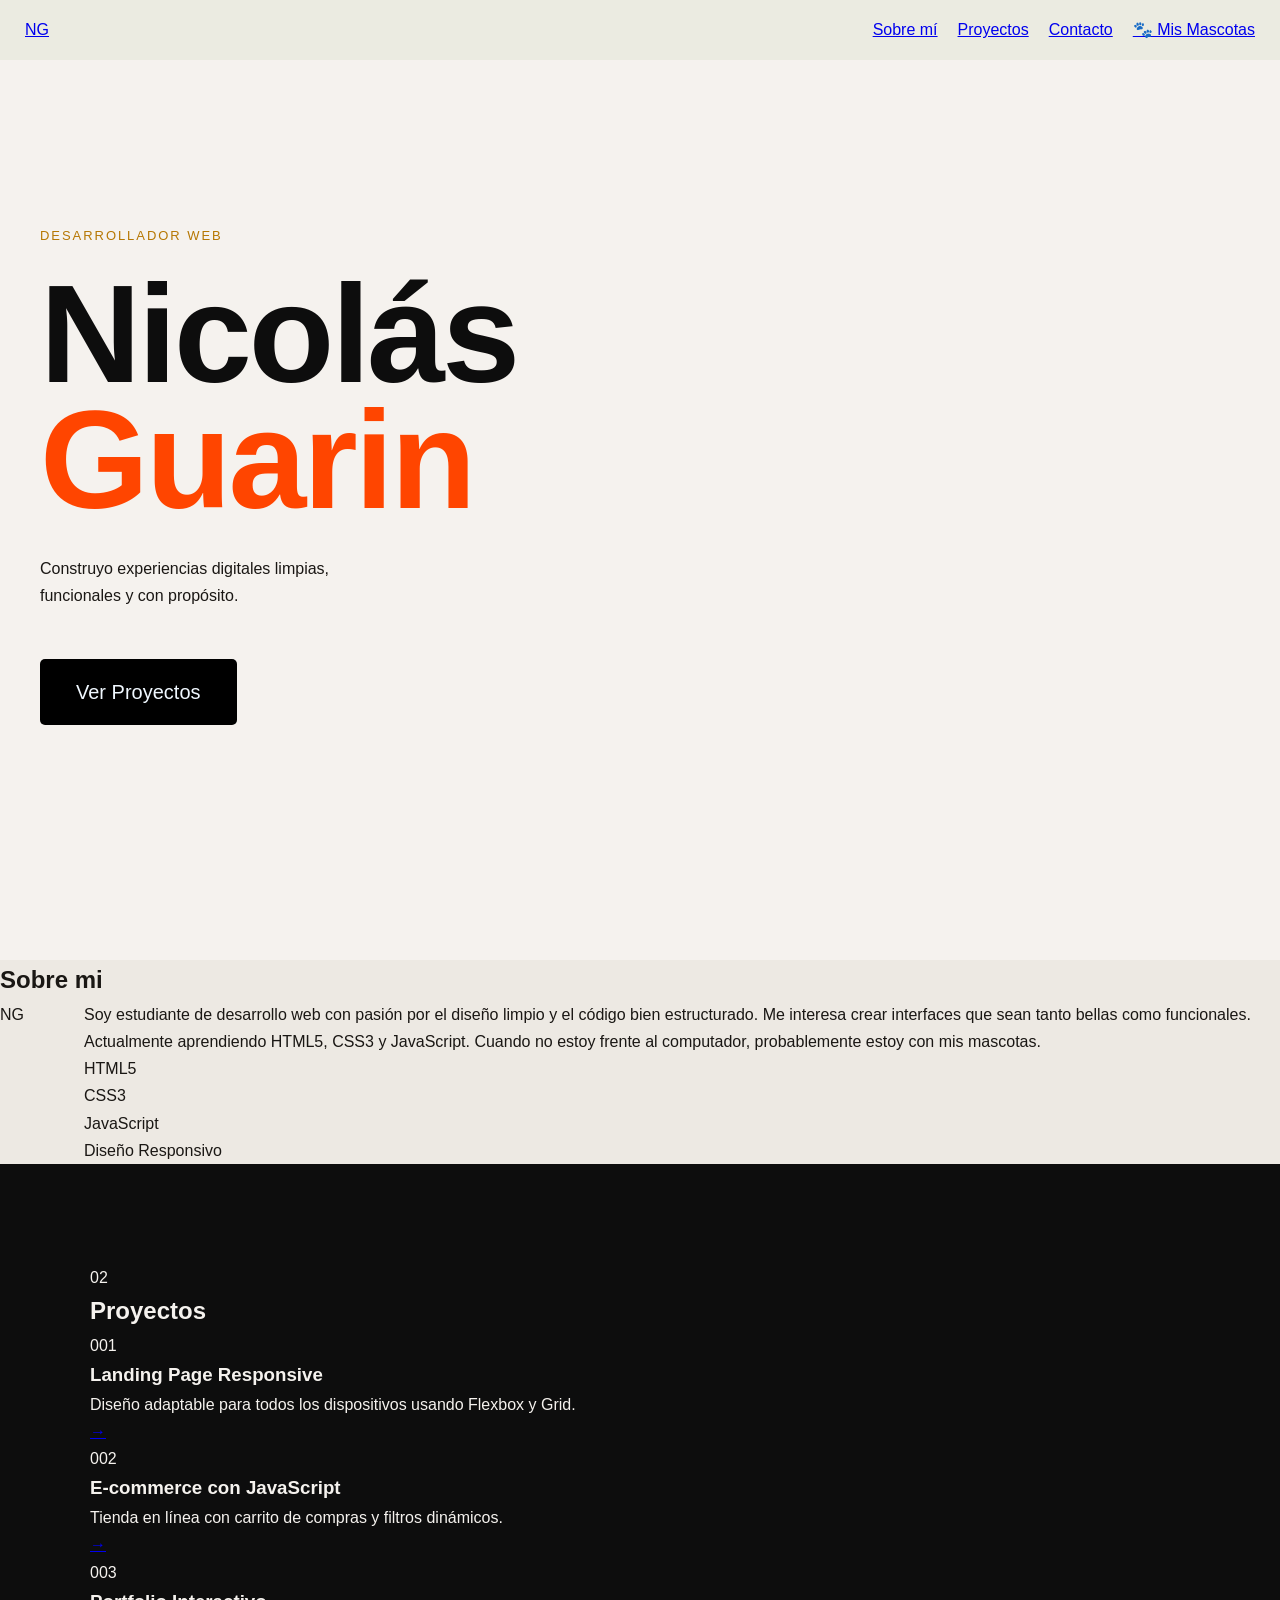
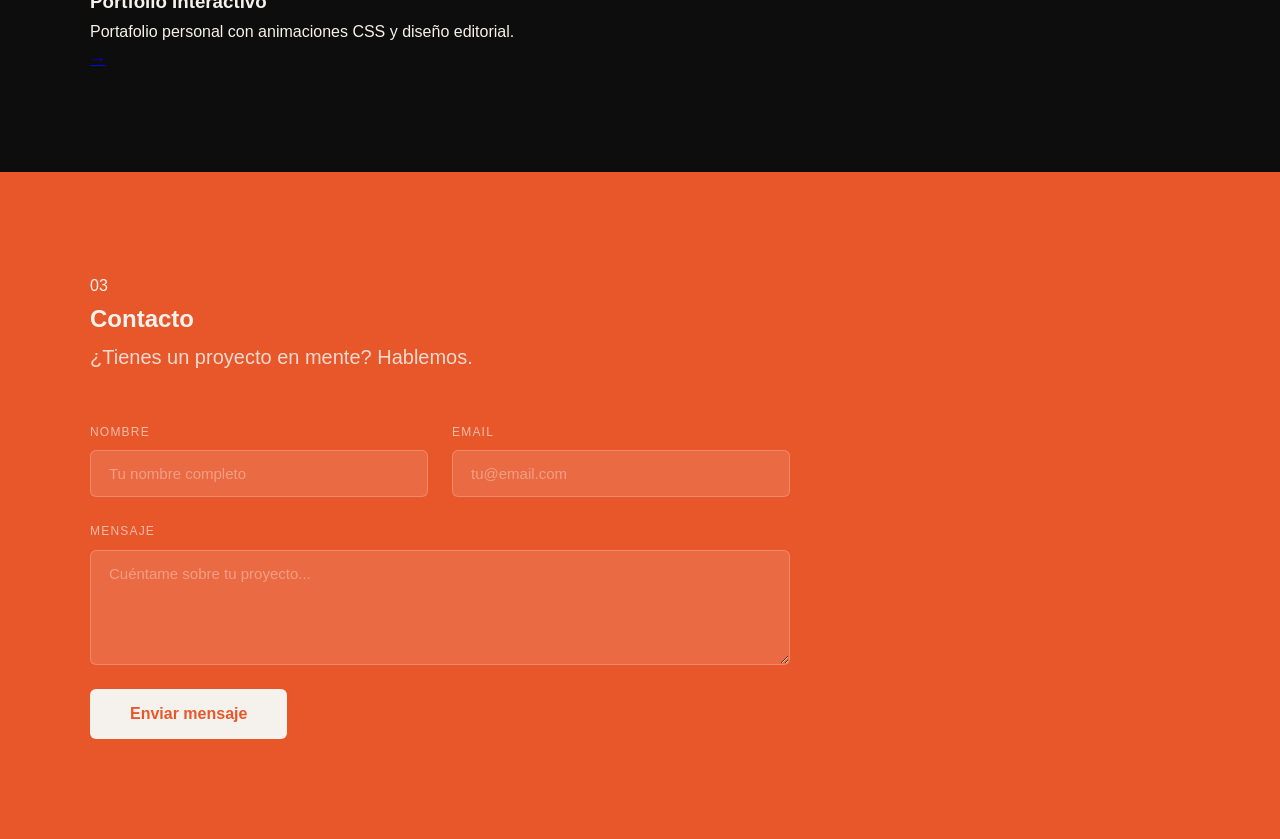
<file: index.html>
<!doctype html>
<html lang="en">
  <head>
    <meta charset="UTF-8" />
    <meta
      name="viewport"
      content="width=device-width, initial-scale=1.0"
    />
    <link
      rel="stylesheet"
      href="styles/style.css"
    />
    <title>Nicolas Guarin Portafolio.</title>
  </head>

  <body>
    <header class="encabezado">
      <!-- NAV PROYECTOS -->
      <nav class="navegacion">
        <div class="logo-nav"><a href="#index.html">NG</a></div>
        <div class="nav-menu">
          <a href="#sobre-mi">Sobre mí</a>
          <a href="#proyectos">Proyectos</a>
          <a href="#contacto">Contacto</a>
          <a href="mascotas.html">🐾 Mis Mascotas</a>
        </div>
      </nav>
    </header>

    <section id="hero">
      <h6 class="tlt-rol">DESARROLLADOR WEB</h6>
      <h1 class="tlt-name">Nicolás<br /><span>Guarin</span></h1>
      <p>
        Construyo experiencias digitales limpias, <br />
        funcionales y con propósito.
      </p>
      <div class="btn-hero">Ver Proyectos</div>
    </section>

    <section id="sobre_mi">
      <h2 class="tlt-sobre_mi">Sobre mi</h2>
      <div class="sobre-mi__grid">
        <div class="mini-logo">NG</div>
        <div class="sobre-mi-container-text">
          <p>
            Soy estudiante de desarrollo web con pasión por el diseño limpio y
            el código bien estructurado. Me interesa crear interfaces que sean
            tanto bellas como funcionales.
          </p>
          <p>
            Actualmente aprendiendo HTML5, CSS3 y JavaScript. Cuando no estoy
            frente al computador, probablemente estoy con mis mascotas.
          </p>

          <ul class="labels">
            <li>HTML5</li>
            <li>CSS3</li>
            <li>JavaScript</li>
            <li>Diseño Responsivo</li>
          </ul>
        </div>
      </div>
    </section>

    <!-- SECCIÓN PROYECTOS -->
    <section
      id="proyectos"
      class="seccion seccion--oscura"
    >
      <div class="seccion__contenido">
        <span class="seccion__numero">02</span>
        <h2 class="seccion__titulo">Proyectos</h2>
        <ul class="proyectos__lista">
          <li class="proyecto__item">
            <div class="proyecto__num">001</div>
            <div class="proyecto__info">
              <h3>Landing Page Responsive</h3>
              <p>
                Diseño adaptable para todos los dispositivos usando Flexbox y
                Grid.
              </p>
            </div>
            <a
              href="#"
              class="proyecto__link"
              aria-label="Ver Landing Page Responsive"
              >→</a
            >
          </li>
          <li class="proyecto__item">
            <div class="proyecto__num">002</div>
            <div class="proyecto__info">
              <h3>E-commerce con JavaScript</h3>
              <p>Tienda en línea con carrito de compras y filtros dinámicos.</p>
            </div>
            <a
              href="#"
              class="proyecto__link"
              aria-label="Ver E-commerce"
              >→</a
            >
          </li>
          <li class="proyecto__item">
            <div class="proyecto__num">003</div>
            <div class="proyecto__info">
              <h3>Portfolio Interactivo</h3>
              <p>Portafolio personal con animaciones CSS y diseño editorial.</p>
            </div>
            <a
              href="#"
              class="proyecto__link"
              aria-label="Ver Portfolio"
              >→</a
            >
          </li>
        </ul>
      </div>
    </section>

    <!-- SECCIÓN CONTACTO -->
    <section
      id="contacto"
      class="seccion seccion--acento"
    >
      <div class="seccion__contenido">
        <span class="seccion__numero">03</span>
        <h2 class="seccion__titulo">Contacto</h2>
        <p class="contacto__intro">¿Tienes un proyecto en mente? Hablemos.</p>
        <form
          class="formulario"
          novalidate
        >
          <div class="formulario__grupo">
            <label for="nombre">Nombre</label>
            <input
              type="text"
              id="nombre"
              name="nombre"
              placeholder="Tu nombre completo"
              required
            />
          </div>
          <div class="formulario__grupo">
            <label for="email">Email</label>
            <input
              type="email"
              id="email"
              name="email"
              placeholder="tu@email.com"
              required
            />
          </div>
          <div class="formulario__grupo">
            <label for="mensaje">Mensaje</label>
            <textarea
              id="mensaje"
              name="mensaje"
              rows="5"
              placeholder="Cuéntame sobre tu proyecto..."
            ></textarea>
          </div>
          <button
            type="submit"
            class="btn-enviar"
          >
            Enviar mensaje
          </button>
        </form>
      </div>
    </section>
  </body>
</html>
</file>
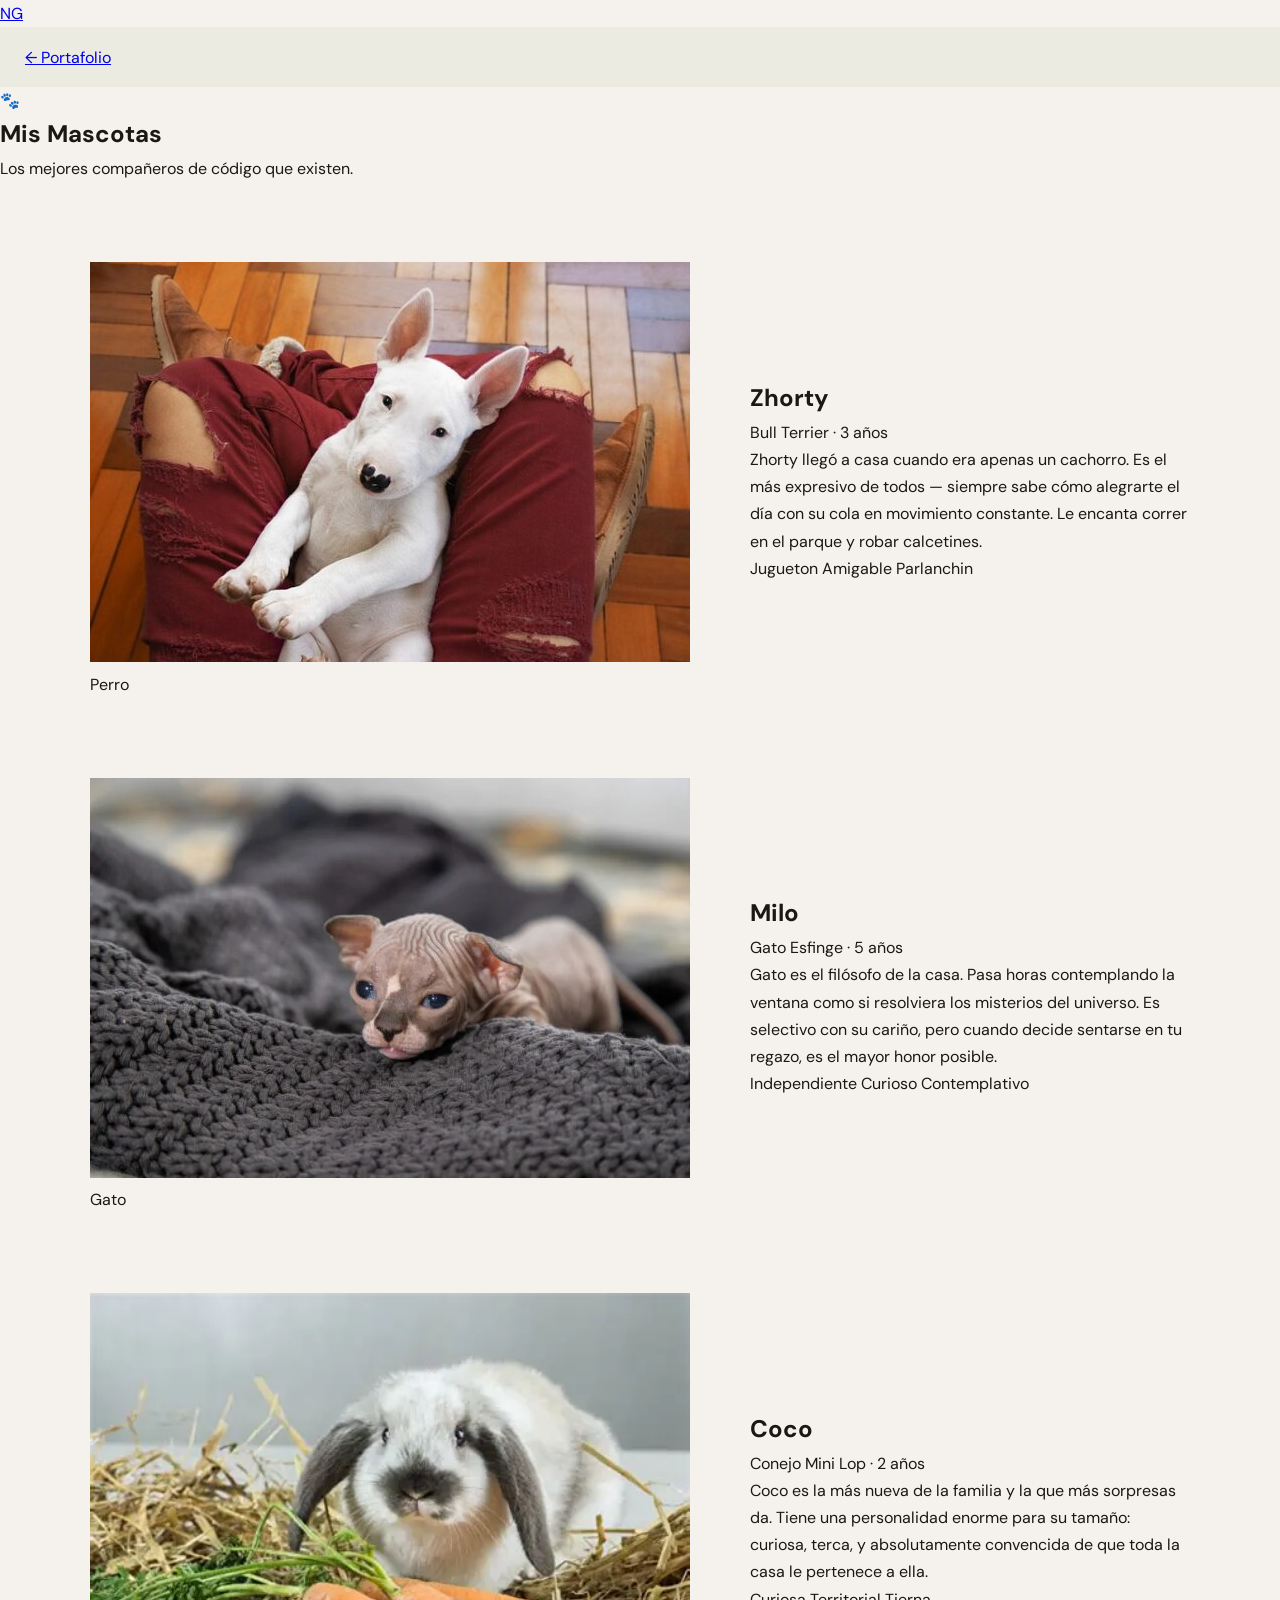
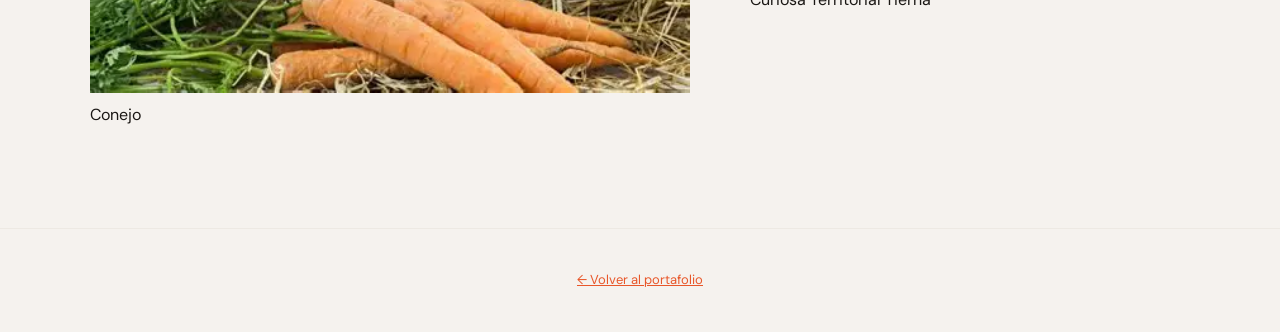
<file: mascotas.html>
<!doctype html>
<html lang="es">
  <head>
    <meta charset="UTF-8" />
    <meta
      name="viewport"
      content="width=device-width, initial-scale=1.0"
    />
    <title>Mis Mascotas — Nicolás Guarin</title>
    <link
      rel="stylesheet"
      href="styles/style.css"
    />
    <link
      rel="preconnect"
      href="https://fonts.googleapis.com"
    />
    <link
      href="https://fonts.googleapis.com/css2?family=Syne:wght@400;700;800&family=DM+Sans:ital,wght@0,300;0,400;1,300&display=swap"
      rel="stylesheet"
    />
  </head>
  <body class="pagina-mascotas">
    <!-- ===== HEADER ===== -->
    <header class="encabezado">
      <div class="encabezado__inner">
        <div class="encabezado__logo"><a href="index.html">NG</a></div>
        <nav class="navegacion">
          <a href="index.html">← Portafolio</a>
        </nav>
      </div>
    </header>

    <!-- hero mascotas -->
    <section class="mascotas__hero">
      <span
        class="mascotas__emoji"
        aria-hidden="true"
        >🐾</span
      >
      <h1>Mis Mascotas</h1>
      <p>Los mejores compañeros de código que existen.</p>
    </section>

    <main>
      <!-- galeria -->
      <section class="galeria">
        <div class="galeria__contenido">
          <article class="mascota__tarjeta">
            <div class="mascota__imagen-wrapper">
              <img
                src="images/doogy.jpg"
                alt="Zhorty, un bull terrier muy fachero."
                class="mascota__imagen1"
                loading="lazy"
              />
              <span class="mascota__tipo">Perro</span>
            </div>
            <div class="mascota__info">
              <h2>Zhorty</h2>
              <p class="mascota__raza">Bull Terrier · 3 años</p>
              <p>
                Zhorty llegó a casa cuando era apenas un cachorro. Es el más
                expresivo de todos — siempre sabe cómo alegrarte el día con su
                cola en movimiento constante. Le encanta correr en el parque y
                robar calcetines.
              </p>
              <div class="mascota__tags">
                <span>Jugueton</span>
                <span>Amigable</span>
                <span>Parlanchin</span>
              </div>
            </div>
          </article>

          <article class="mascota__tarjeta mascota__tarjeta--invertida">
            <div class="mascota__imagen-wrapper">
              <img
                src="images/gato.webp"
                class="mascota__imagen"
                loading="lazy"
              />
              <span class="mascota__tipo">Gato</span>
            </div>
            <div class="mascota__info">
              <h2>Milo</h2>
              <p class="mascota__raza">Gato Esfinge · 5 años</p>
              <p>
                Gato es el filósofo de la casa. Pasa horas contemplando la
                ventana como si resolviera los misterios del universo. Es
                selectivo con su cariño, pero cuando decide sentarse en tu
                regazo, es el mayor honor posible.
              </p>
              <div class="mascota__tags">
                <span>Independiente</span>
                <span>Curioso</span>
                <span>Contemplativo</span>
              </div>
            </div>
          </article>

          <article class="mascota__tarjeta">
            <div class="mascota__imagen-wrapper">
              <img
                src="images/rabbit.webp"
                alt="Coco, un conejo blanco con manchas grises comiendo hierba"
                class="mascota__imagen"
                loading="lazy"
              />
              <span class="mascota__tipo">Conejo</span>
            </div>
            <div class="mascota__info">
              <h2>Coco</h2>
              <p class="mascota__raza">Conejo Mini Lop · 2 años</p>
              <p>
                Coco es la más nueva de la familia y la que más sorpresas da.
                Tiene una personalidad enorme para su tamaño: curiosa, terca, y
                absolutamente convencida de que toda la casa le pertenece a
                ella.
              </p>
              <div class="mascota__tags">
                <span>Curiosa</span>
                <span>Territorial</span>
                <span>Tierna</span>
              </div>
            </div>
          </article>
        </div>
      </section>
    </main>

    <!-- footer -->
    <footer class="pie">
      <p>
        <a
          href="index.html"
          class="pie__volver"
          >← Volver al portafolio</a
        >
      </p>
    </footer>
  </body>
</html>
</file>
<file: styles/style.css>
*,
*::before,
*::after {
  box-sizing: border-box;
  margin: 0;
  padding: 0;
}

:root {
  /* Colores */
  --negro: #0d0d0d;
  --blanco: #f5f2ee;
  --acento: #e8572a;
  --acento2: #f5a623;
  --gris-claro: #ede9e3;
  --gris-mid: #a09990;
  --texto: #1a1714;

  /* Tipografía */
  --fuente-titulo: "Syne", sans-serif;
  --fuente-cuerpo: "DM Sans", sans-serif;

  /* Espaciado */
  --max-ancho: 1100px;
  --padding-seccion: 100px 24px;
}
body {
  font-family: var(--fuente-cuerpo);
  font-size: 16px;
  line-height: 1.7;
  background-color: var(--blanco);
  color: var(--texto);
  overflow-x: hidden;
}
ul {
  list-style: none;
}

.navegacion {
  background-color: rgb(235, 235, 225);
  height: 60px;
  display: flex;
  justify-content: space-between;
  padding: 25px;
  align-items: center;
}

.nav-menu {
  display: flex;
  gap: 20px;
}

#hero .tlt-rol {
  color: rgb(182, 119, 3);
}

.tlt-name-2 {
  color: rgb(182, 119, 3);
}

#hero {
  min-height: 100vh;
  padding: 10px 40px 80px;
  display: flex;
  flex-direction: column;
  justify-content: center;
  position: relative;
  overflow: hidden;
}

.tlt-rol {
  font-size: 13px;
  letter-spacing: 0.15em;
  text-transform: uppercase;
  font-weight: 400;
  margin-bottom: 24px;
}

.tlt-name {
  font-family: var(--fuente-titulo);
  font-size: clamp(72px, 12vw, 140px);
  font-weight: 800;
  line-height: 0.9;
  letter-spacing: -3px;
  color: var(--negro);
  margin-bottom: 32px;
}
.tlt-name span {
  color: orangered;
  display: block;
}

.btn-hero {
  display: flex;
  margin-top: 50px;
  padding: 16px 36px;
  background-color: black;
  color: aliceblue;
  border-radius: 5px;
  cursor: pointer;
  font-size: 20px;
  align-self: flex-start;
  /*  importante para que se adapate el bgc a el btn */
}

#sobre_mi {
  background-color: #ede9e3;
}

.sobre-mi__grid {
  display: grid;
  grid-template-columns: auto 1fr;
  gap: 60px;
  align-items: start;
}

/* .sobre-mi-container p {
  margin-bottom: 16px;
} */

.seccion {
  padding: var(--padding-seccion);
}

.seccion--clara {
  background: var(--gris-claro);
}

.seccion--oscura {
  background: var(--negro);
  color: var(--blanco);
}

.seccion--acento {
  background: var(--acento);
  color: var(--blanco);
}

.seccion__contenido {
  max-width: var(--max-ancho);
  margin: 0 auto;
  position: relative;
}

/* ACÁ EMPIEZA SECCION CONTACTOOO */
.contacto__intro {
  font-size: 20px;
  font-weight: 300;
  margin-bottom: 48px;
  opacity: 0.85;
}

.formulario {
  display: grid;
  grid-template-columns: 1fr 1fr;
  gap: 24px;
  max-width: 700px;
}

.formulario__grupo {
  display: flex;
  flex-direction: column;
  gap: 8px;
}

.formulario__grupo:last-of-type {
  grid-column: 1 / -1;
}

.formulario label {
  font-size: 12px;
  letter-spacing: 0.1em;
  text-transform: uppercase;
  opacity: 0.65;
  font-weight: 400;
}

.formulario input,
.formulario textarea {
  padding: 14px 18px;
  background: rgba(255, 255, 255, 0.12);
  border: 1px solid rgba(255, 255, 255, 0.2);
  border-radius: 6px;
  color: var(--blanco);
  font-family: var(--fuente-cuerpo);
  font-size: 15px;
  transition:
    border-color 0.2s,
    background 0.2s;
  resize: vertical;
}

.formulario input::placeholder,
.formulario textarea::placeholder {
  color: rgba(255, 255, 255, 0.35);
}

.formulario input:focus,
.formulario textarea:focus {
  outline: none;
  border-color: rgba(255, 255, 255, 0.6);
  background: rgba(255, 255, 255, 0.18);
}

.btn-enviar {
  grid-column: 1 / -1;
  padding: 16px 40px;
  background: var(--blanco);
  color: var(--acento);
  border: none;
  border-radius: 6px;
  font-family: var(--fuente-titulo);
  font-size: 16px;
  font-weight: 700;
  cursor: pointer;
  transition:
    background 0.2s,
    transform 0.15s;
  align-self: start;
  width: fit-content;
}

.btn-enviar:hover {
  background: var(--negro);
  color: var(--blanco);
  transform: translateY(-2px);
}

/* ── FOOTER ── */
.pie {
  padding: 40px 40px;
  text-align: center;
  font-size: 13px;
  color: var(--gris-mid);
  border-top: 1px solid var(--gris-claro);
}

.pie a {
  color: var(--acento);
  font-weight: 400;
  transition: opacity 0.2s;
}

.pie a:hover {
  opacity: 0.7;
}

/* ::::::::::::::::ACÁ EMPEIZA MASCOTAS:::::::::::::::: */
.mascota__imagen {
  width: 600px;
}

.galeria {
  padding: 80px 40px 100px;
}

.galeria__contenido {
  max-width: var(--max-ancho);
  margin: 0 auto;
  display: flex;
  flex-direction: column;
  gap: 80px;
}

.mascota__tarjeta {
  display: grid;
  grid-template-columns: 1fr 1fr;
  gap: 60px;
  align-items: center;
}
</file>
